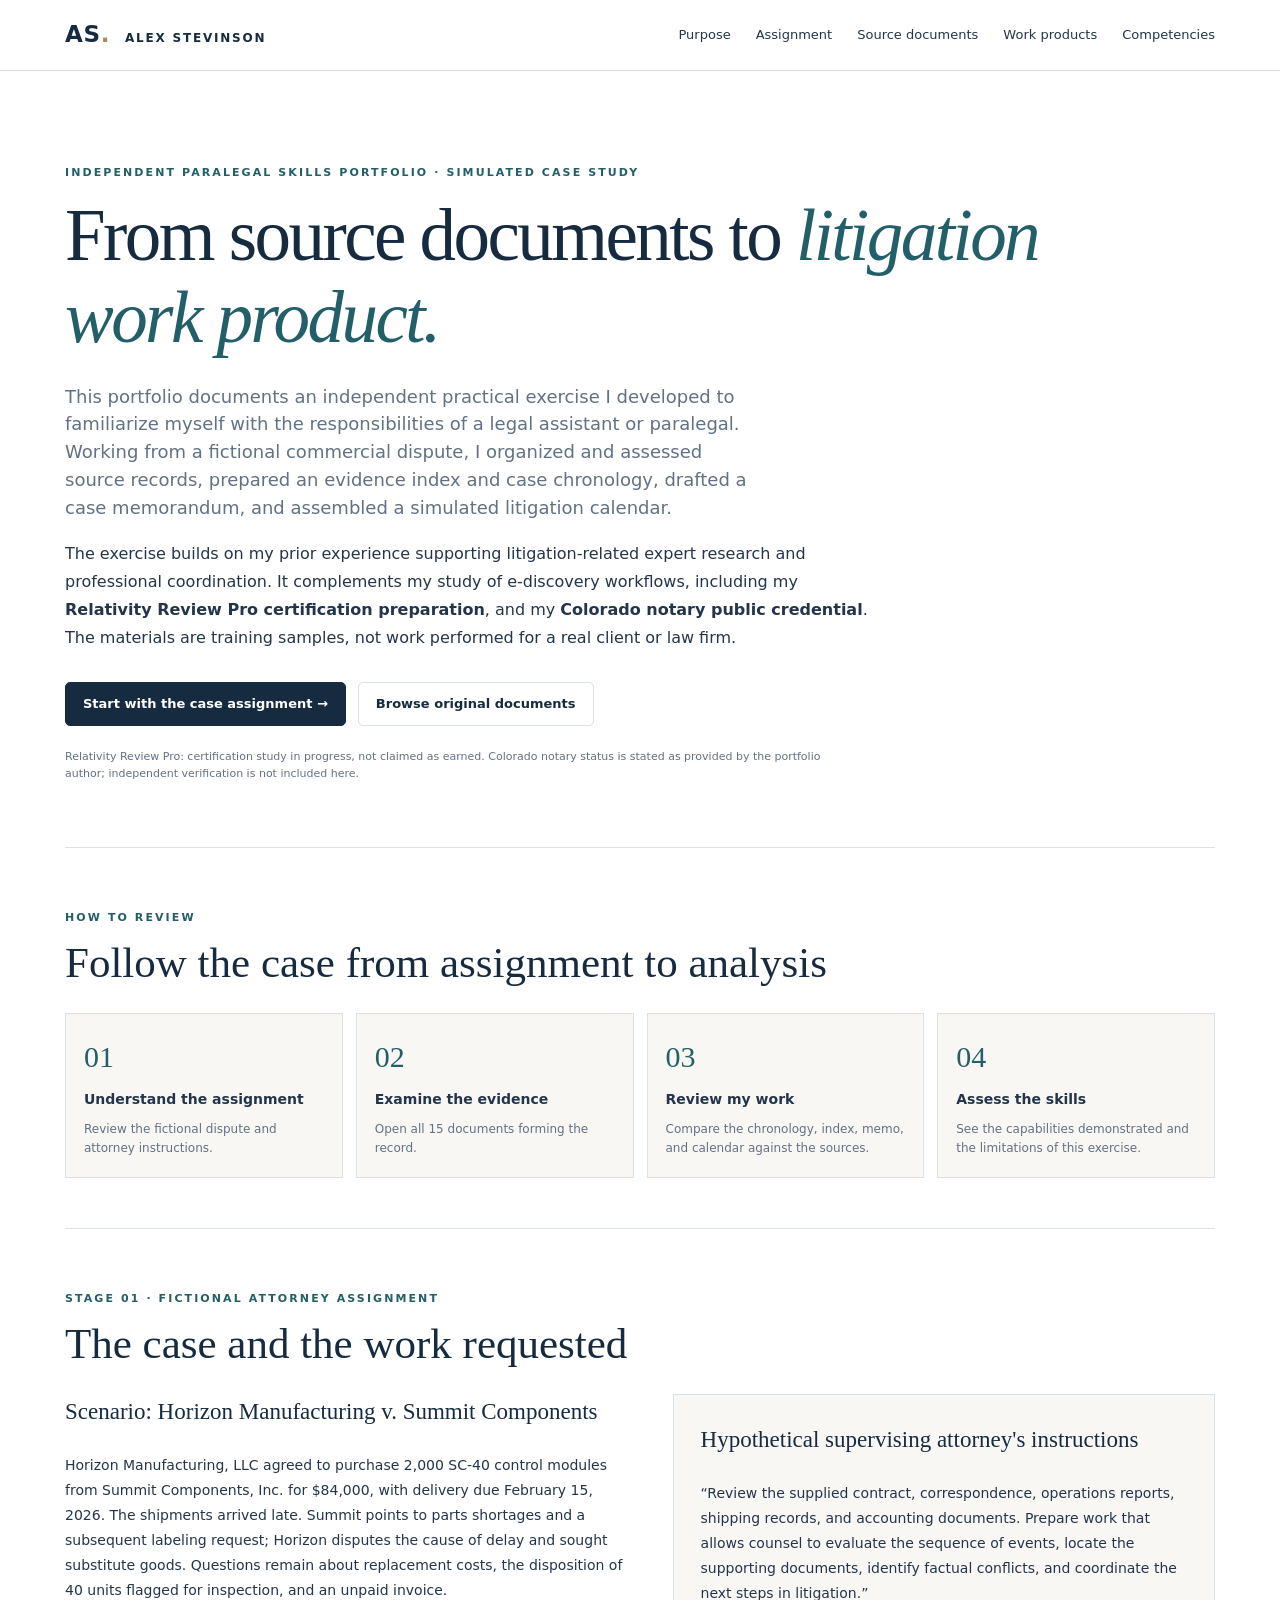
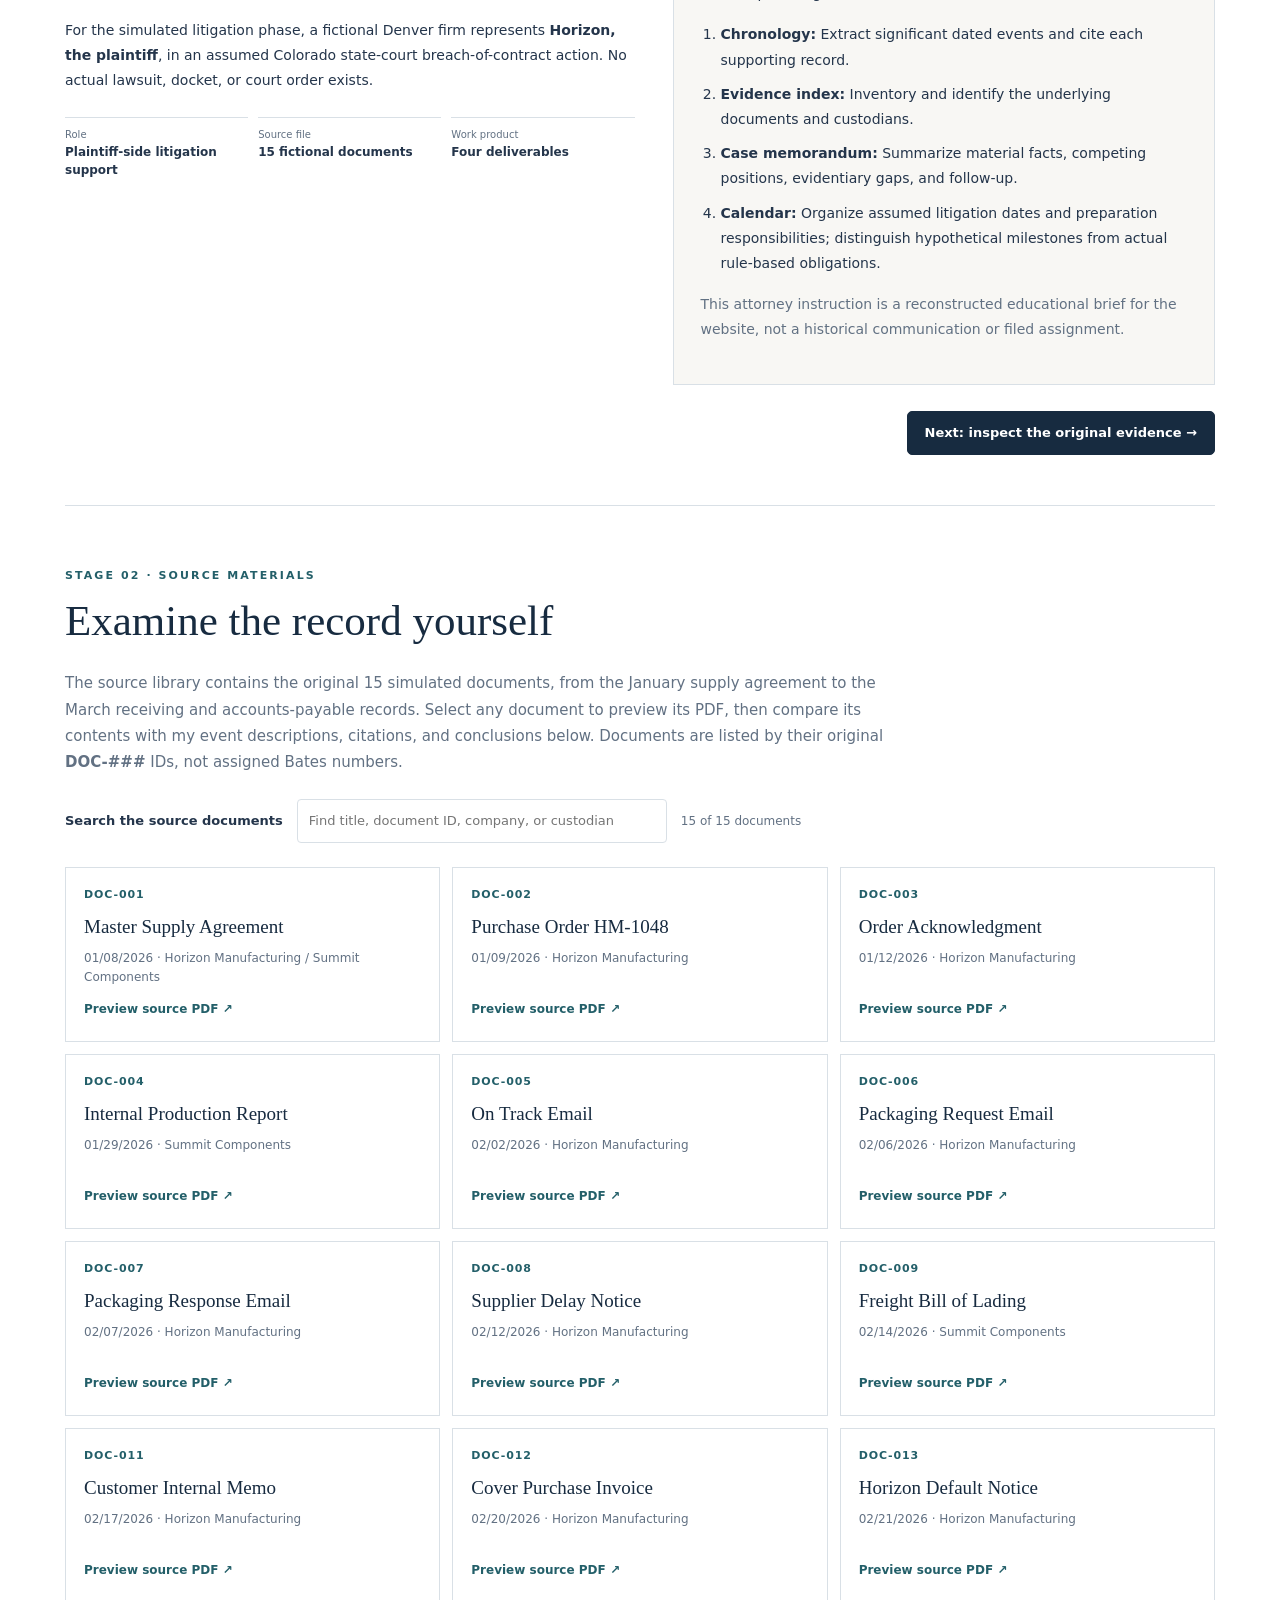
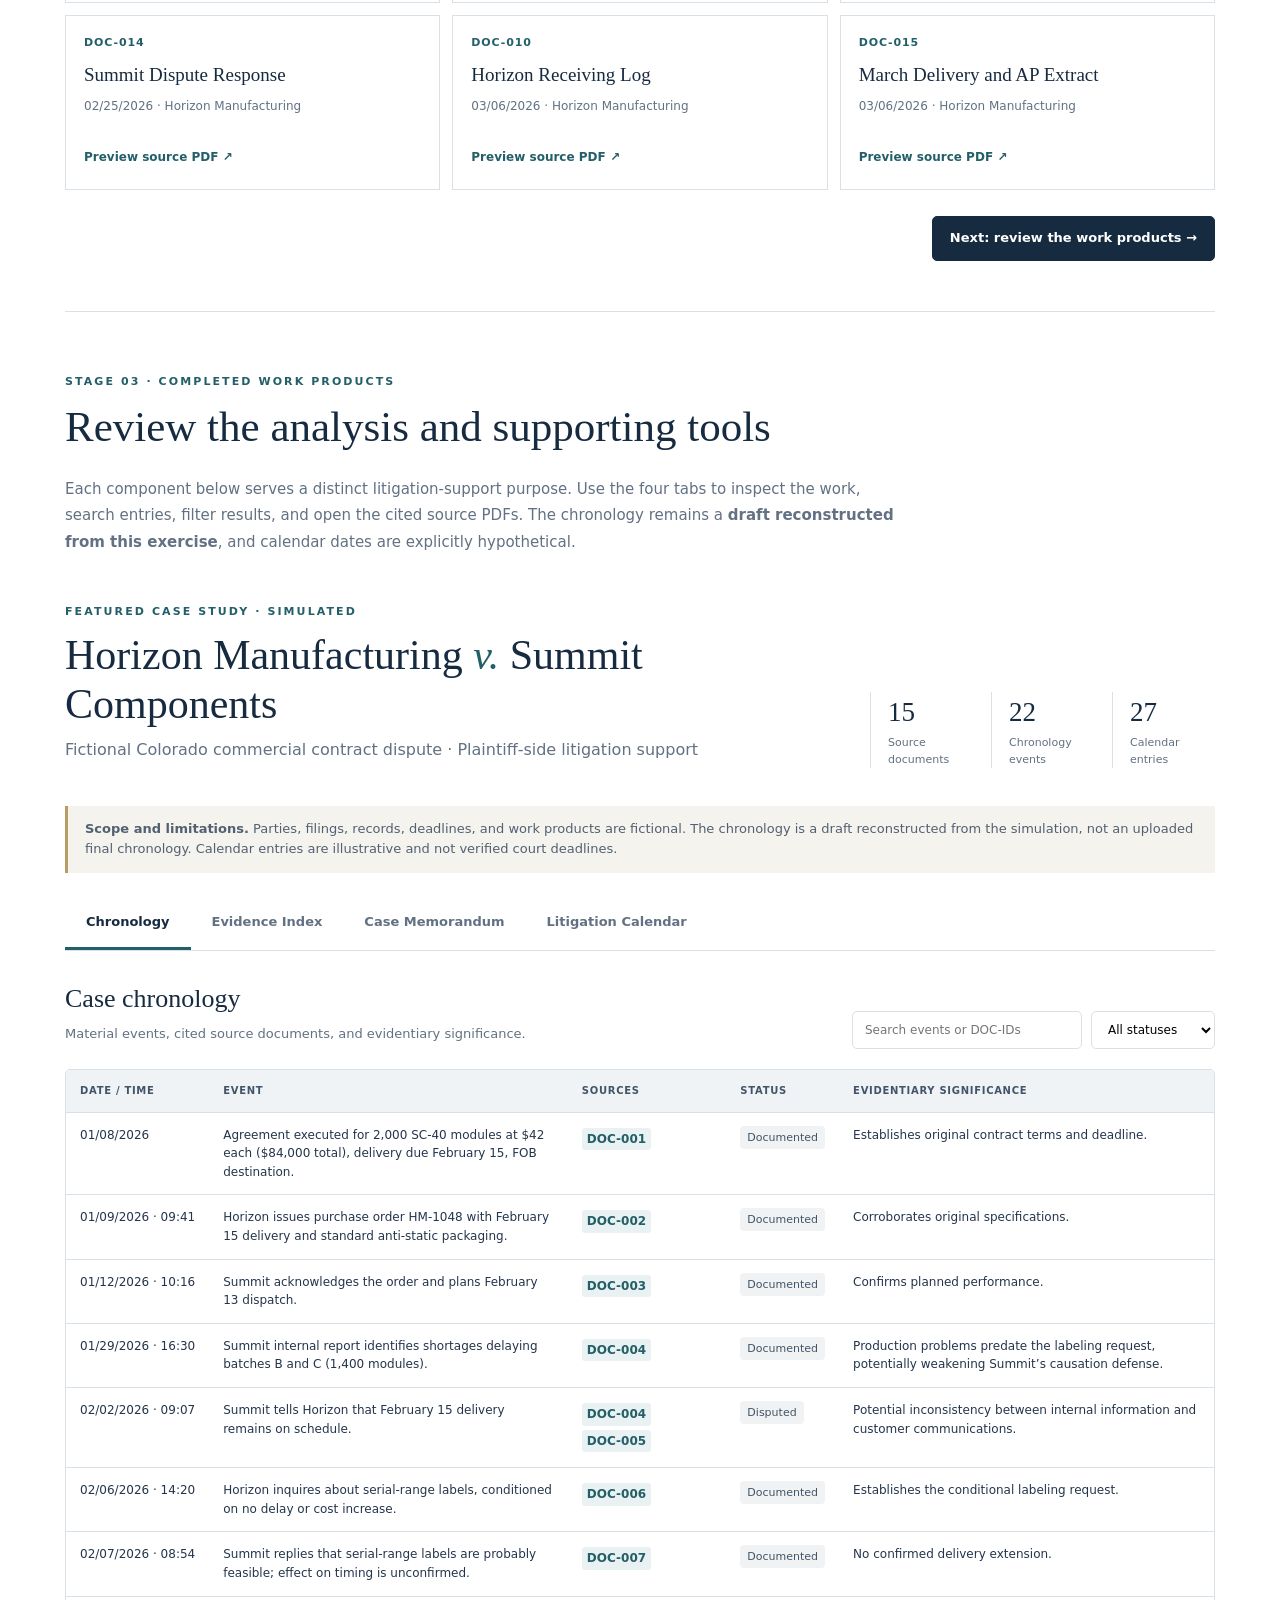
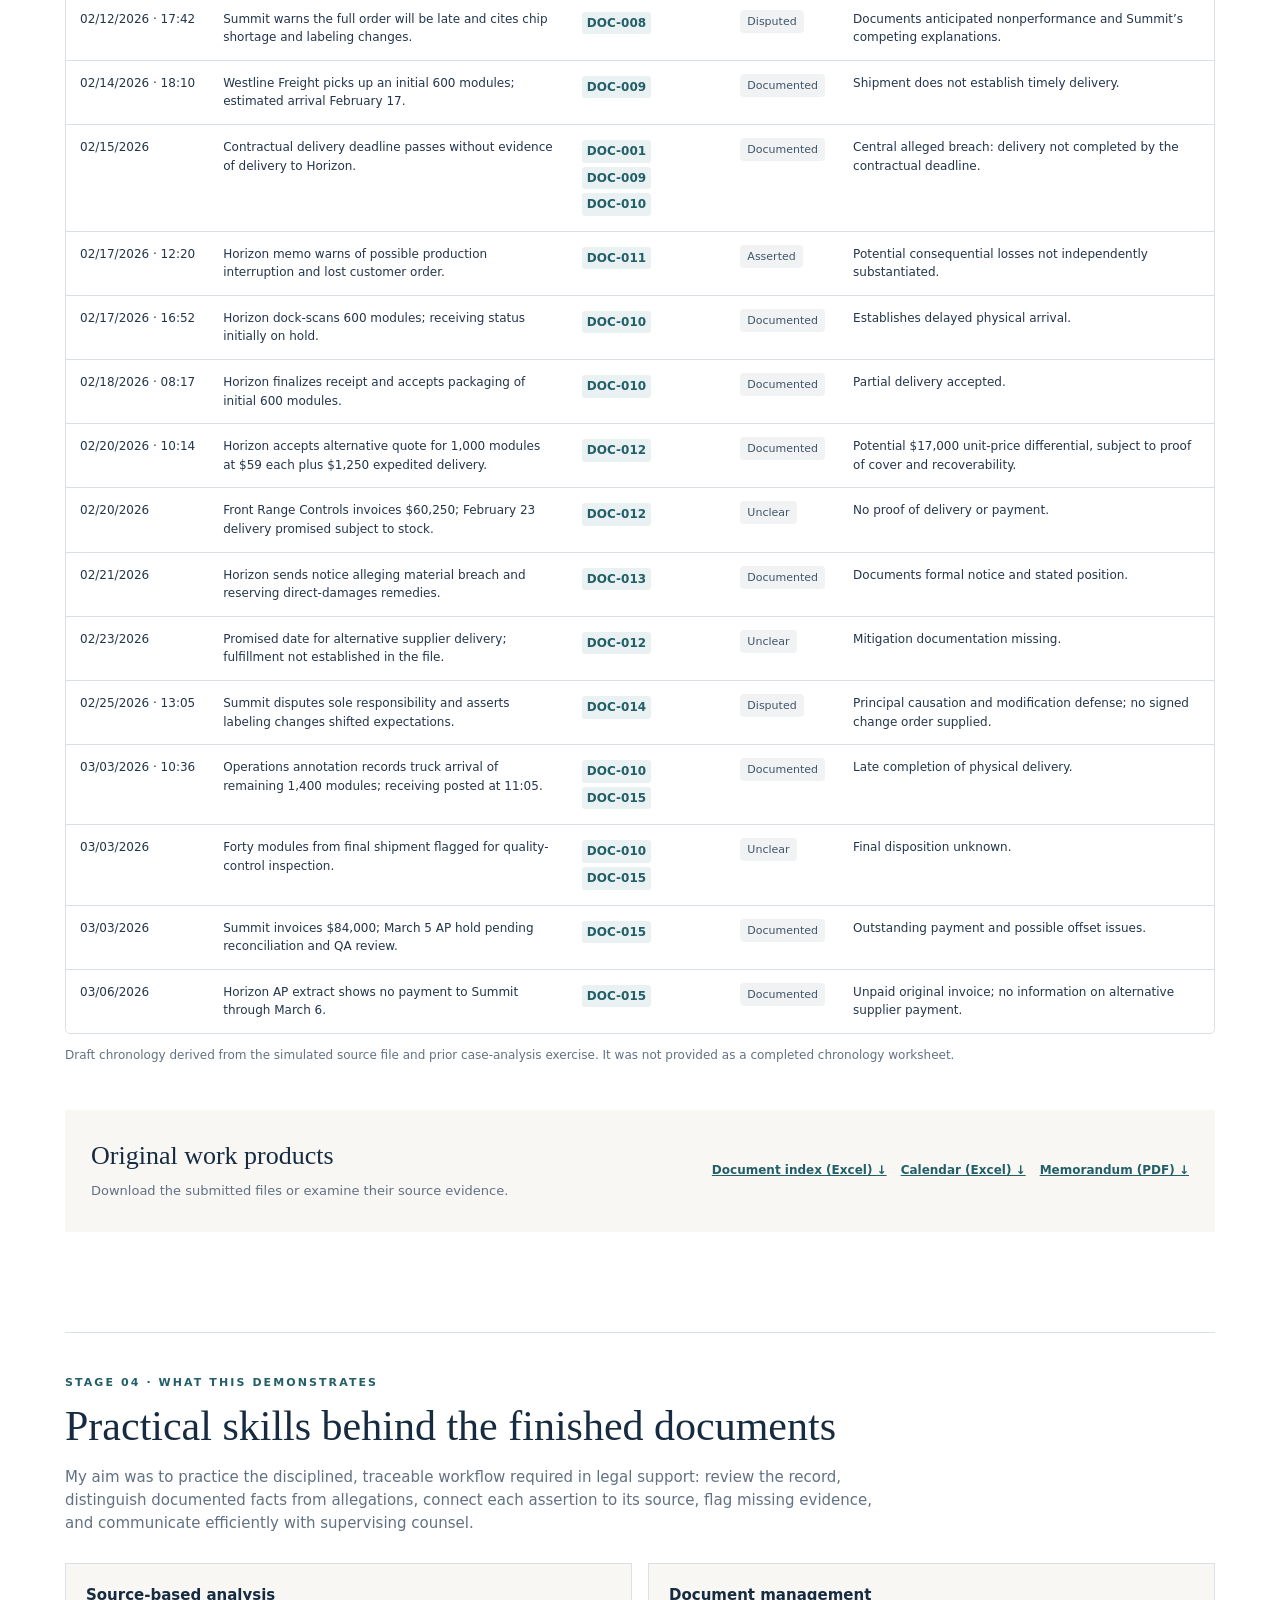
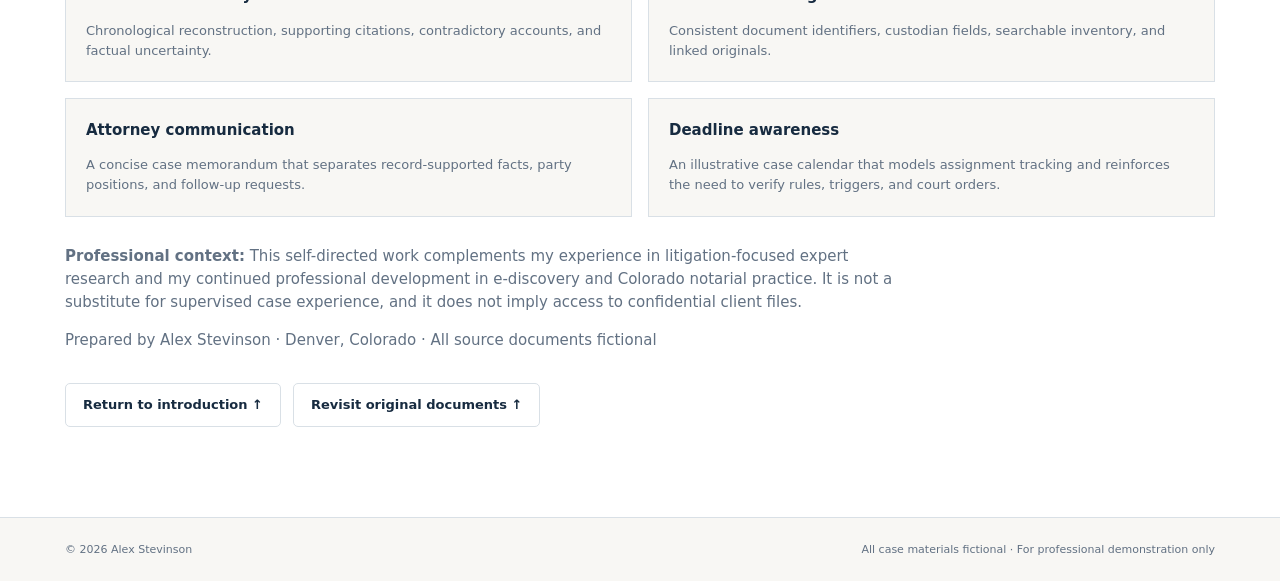
<file: index.html>
<!doctype html><html lang="en"><head><meta charset="utf-8"><meta name="viewport" content="width=device-width, initial-scale=1"><meta name="description" content="Alex Stevinson's simulated commercial litigation work-product portfolio: evidence index, chronology, case memorandum, and deadline calendar."><title>Legal Work Portfolio | Alex Stevinson</title><link rel="stylesheet" href="style.css"></head><body>
<header class="topbar"><div class="wrap headerline"><a class="identity" href="#home">AS<span>.</span> <span class="identity-name">ALEX STEVINSON</span></a><nav aria-label="Primary navigation"><a href="#home">Purpose</a><a href="#assignment">Assignment</a><a href="#source-library">Source documents</a><a href="#work-products">Work products</a><a href="#about">Competencies</a></nav></div></header>
<main class="wrap" id="home"><section class="hero"><p class="eyebrow">INDEPENDENT PARALEGAL SKILLS PORTFOLIO · SIMULATED CASE STUDY</p><h1>From source documents to <em>litigation work product.</em></h1><p class="intro">This portfolio documents an independent practical exercise I developed to familiarize myself with the responsibilities of a legal assistant or paralegal. Working from a fictional commercial dispute, I organized and assessed source records, prepared an evidence index and case chronology, drafted a case memorandum, and assembled a simulated litigation calendar.</p><p class="intro-secondary">The exercise builds on my prior experience supporting litigation-related expert research and professional coordination. It complements my study of e-discovery workflows, including my <strong>Relativity Review Pro certification preparation</strong>, and my <strong>Colorado notary public credential</strong>. The materials are training samples, not work performed for a real client or law firm.</p><div class="hero-actions"><a class="btn primary" href="#assignment">Start with the case assignment →</a><a class="btn" href="#source-library">Browse original documents</a></div><div class="credential-note">Relativity Review Pro: certification study in progress, not claimed as earned. Colorado notary status is stated as provided by the portfolio author; independent verification is not included here.</div></section>
<section class="journey" aria-label="How to review this portfolio"><p class="eyebrow">HOW TO REVIEW</p><h2>Follow the case from assignment to analysis</h2><div class="journey-grid"><a href="#assignment"><b>01</b><strong>Understand the assignment</strong><span>Review the fictional dispute and attorney instructions.</span></a><a href="#source-library"><b>02</b><strong>Examine the evidence</strong><span>Open all 15 documents forming the record.</span></a><a href="#work-products"><b>03</b><strong>Review my work</strong><span>Compare the chronology, index, memo, and calendar against the sources.</span></a><a href="#about"><b>04</b><strong>Assess the skills</strong><span>See the capabilities demonstrated and the limitations of this exercise.</span></a></div></section>
<section class="assignment" id="assignment"><p class="eyebrow">STAGE 01 · FICTIONAL ATTORNEY ASSIGNMENT</p><h2>The case and the work requested</h2><div class="assignment-columns"><div><h3>Scenario: Horizon Manufacturing v. Summit Components</h3><p>Horizon Manufacturing, LLC agreed to purchase 2,000 SC-40 control modules from Summit Components, Inc. for $84,000, with delivery due February 15, 2026. The shipments arrived late. Summit points to parts shortages and a subsequent labeling request; Horizon disputes the cause of delay and sought substitute goods. Questions remain about replacement costs, the disposition of 40 units flagged for inspection, and an unpaid invoice.</p><p>For the simulated litigation phase, a fictional Denver firm represents <strong>Horizon, the plaintiff</strong>, in an assumed Colorado state-court breach-of-contract action. No actual lawsuit, docket, or court order exists.</p><div class="scenario-facts"><span><small>Role</small><b>Plaintiff-side litigation support</b></span><span><small>Source file</small><b>15 fictional documents</b></span><span><small>Work product</small><b>Four deliverables</b></span></div></div><div class="assignment-card"><h3>Hypothetical supervising attorney's instructions</h3><p>“Review the supplied contract, correspondence, operations reports, shipping records, and accounting documents. Prepare work that allows counsel to evaluate the sequence of events, locate the supporting documents, identify factual conflicts, and coordinate the next steps in litigation.”</p><ol><li><strong>Chronology:</strong> Extract significant dated events and cite each supporting record.</li><li><strong>Evidence index:</strong> Inventory and identify the underlying documents and custodians.</li><li><strong>Case memorandum:</strong> Summarize material facts, competing positions, evidentiary gaps, and follow-up.</li><li><strong>Calendar:</strong> Organize assumed litigation dates and preparation responsibilities; distinguish hypothetical milestones from actual rule-based obligations.</li></ol><p class="note">This attorney instruction is a reconstructed educational brief for the website, not a historical communication or filed assignment.</p></div></div><div class="stage-next"><a class="btn primary" href="#source-library">Next: inspect the original evidence →</a></div></section>
<section class="source-library" id="source-library"><p class="eyebrow">STAGE 02 · SOURCE MATERIALS</p><h2>Examine the record yourself</h2><p class="section-intro">The source library contains the original 15 simulated documents, from the January supply agreement to the March receiving and accounts-payable records. Select any document to preview its PDF, then compare its contents with my event descriptions, citations, and conclusions below. Documents are listed by their original <strong>DOC-###</strong> IDs, not assigned Bates numbers.</p><div class="library-tools"><label for="library-search">Search the source documents</label><input id="library-search" type="search" placeholder="Find title, document ID, company, or custodian"><span id="library-count" aria-live="polite"></span></div><div id="source-grid" class="source-grid" aria-live="polite"></div><div class="stage-next"><a class="btn primary" href="#work-products">Next: review the work products →</a></div></section>
<section id="work-products" class="work-intro"><p class="eyebrow">STAGE 03 · COMPLETED WORK PRODUCTS</p><h2>Review the analysis and supporting tools</h2><p class="section-intro">Each component below serves a distinct litigation-support purpose. Use the four tabs to inspect the work, search entries, filter results, and open the cited source PDFs. The chronology remains a <strong>draft reconstructed from this exercise</strong>, and calendar dates are explicitly hypothetical.</p></section>
<section id="case" class="case-section"><div class="case-head"><div><p class="eyebrow">FEATURED CASE STUDY · SIMULATED</p><h2>Horizon Manufacturing <span class="subtle">v.</span> Summit Components</h2><p class="sub">Fictional Colorado commercial contract dispute · Plaintiff-side litigation support</p></div><div class="case-stats"><span><b>15</b><small>Source documents</small></span><span><b>22</b><small>Chronology events</small></span><span><b>27</b><small>Calendar entries</small></span></div></div>
<div class="notice"><strong>Scope and limitations.</strong> Parties, filings, records, deadlines, and work products are fictional. The chronology is a draft reconstructed from the simulation, not an uploaded final chronology. Calendar entries are illustrative and not verified court deadlines.</div>
<div class="tabs" role="tablist" aria-label="Case work products"><button class="tab active" data-tab="chronology" role="tab" aria-selected="true">Chronology</button><button class="tab" data-tab="evidence" role="tab" aria-selected="false">Evidence Index</button><button class="tab" data-tab="memo" role="tab" aria-selected="false">Case Memorandum</button><button class="tab" data-tab="calendar" role="tab" aria-selected="false">Litigation Calendar</button></div>
<section id="chronology" class="panel active" role="tabpanel"><div class="panel-top"><div><h3>Case chronology</h3><p>Material events, cited source documents, and evidentiary significance.</p></div><div class="tools"><input id="chron-search" type="search" placeholder="Search events or DOC-IDs" aria-label="Search chronology"><select id="status" aria-label="Filter factual status"><option value="">All statuses</option></select></div></div><div class="table-wrap"><table><thead><tr><th>Date / Time</th><th>Event</th><th>Sources</th><th>Status</th><th>Evidentiary significance</th></tr></thead><tbody id="chron-body"></tbody></table></div><p class="note">Draft chronology derived from the simulated source file and prior case-analysis exercise. It was not provided as a completed chronology worksheet.</p></section>
<section id="evidence" class="panel" role="tabpanel" hidden><div class="panel-top"><div><h3>Evidence index</h3><p>Document-level inventory using the uploaded workbook's title, date, and custodian fields.</p></div><div class="tools"><input id="evidence-search" type="search" placeholder="Search titles, IDs, custodians" aria-label="Search evidence index"><select id="company" aria-label="Filter custodian company"><option value="">All companies</option></select></div></div><div class="table-wrap"><table><thead><tr><th>Document ID</th><th>Date</th><th>Document title</th><th>Custodian individual</th><th>Custodian company</th><th>Source PDF</th></tr></thead><tbody id="evidence-body"></tbody></table></div><p class="note">Custodians are provisional values from the uploaded spreadsheet; verify them before presenting this as a formal production index.</p></section>
<section id="memo" class="panel" role="tabpanel" hidden><div class="panel-top"><div><h3>Case memorandum</h3><p>Preliminary case summary and evidentiary assessment, reproduced from the uploaded Word document.</p></div><div class="tools"><a class="btn small" href="work-products/case-memorandum.pdf" target="_blank" rel="noopener">View PDF ↗</a><a class="btn small" href="work-products/case-memorandum.docx" download>Download Word ↓</a></div></div><article class="memo" id="memo-text"><p>Loading memorandum…</p></article></section>
<section id="calendar" class="panel" role="tabpanel" hidden><div class="panel-top"><div><h3>Litigation calendar</h3><p>Illustrative schedule of case filings, discovery, hearings, and internal activities.</p></div><div class="tools"><input id="calendar-search" type="search" placeholder="Search calendar" aria-label="Search calendar"><select id="calendar-type" aria-label="Filter deadline type"><option value="">All event types</option></select></div></div><div class="table-wrap"><table><thead><tr><th>Date</th><th>Calendar event / deliverable</th><th>Deadline type</th><th>Responsible party</th><th>Basis</th></tr></thead><tbody id="calendar-body"></tbody></table></div><p class="note">All dates are simulated. Some originally proposed rule-derived deadlines require independent validation; do not use these calculations for any real case.</p></section>
<div class="downloads"><div><h3>Original work products</h3><p>Download the submitted files or examine their source evidence.</p></div><div class="download-links"><a href="work-products/original-document-index.xlsx" download>Document index (Excel) ↓</a><a href="work-products/original-litigation-calendar.xlsx" download>Calendar (Excel) ↓</a><a href="work-products/case-memorandum.pdf" download>Memorandum (PDF) ↓</a></div></div>
</section>
<section id="about" class="about"><p class="eyebrow">STAGE 04 · WHAT THIS DEMONSTRATES</p><h2>Practical skills behind the finished documents</h2><p>My aim was to practice the disciplined, traceable workflow required in legal support: review the record, distinguish documented facts from allegations, connect each assertion to its source, flag missing evidence, and communicate efficiently with supervising counsel.</p><div class="competency-grid"><div><h3>Source-based analysis</h3><p>Chronological reconstruction, supporting citations, contradictory accounts, and factual uncertainty.</p></div><div><h3>Document management</h3><p>Consistent document identifiers, custodian fields, searchable inventory, and linked originals.</p></div><div><h3>Attorney communication</h3><p>A concise case memorandum that separates record-supported facts, party positions, and follow-up requests.</p></div><div><h3>Deadline awareness</h3><p>An illustrative case calendar that models assignment tracking and reinforces the need to verify rules, triggers, and court orders.</p></div></div><p><strong>Professional context:</strong> This self-directed work complements my experience in litigation-focused expert research and my continued professional development in e-discovery and Colorado notarial practice. It is not a substitute for supervised case experience, and it does not imply access to confidential client files.</p><p class="muted">Prepared by Alex Stevinson · Denver, Colorado · All source documents fictional</p><div class="hero-actions"><a href="#home" class="btn">Return to introduction ↑</a><a href="#source-library" class="btn">Revisit original documents ↑</a></div></section></main>
<footer><div class="wrap foot"><span>© 2026 Alex Stevinson</span><span>All case materials fictional · For professional demonstration only</span></div></footer>
<div class="modal" id="doc-modal" role="dialog" aria-modal="true" aria-label="Evidence document preview" hidden><div class="modal-panel"><div class="modal-head"><div><strong id="modal-title">Document</strong><small id="modal-subtitle"></small></div><div class="modal-actions"><a id="modal-open" target="_blank" rel="noopener" href="#">Open PDF ↗</a><button id="modal-close" aria-label="Close document viewer">✕</button></div></div><iframe id="pdf-frame" title="Source document PDF"></iframe><div id="pdf-fallback">If the PDF does not render on your device, select “Open PDF.”</div></div></div>
<script src="script.js" defer></script></body></html>
</file>
<file: style.css>
:root{--navy:#172b40;--ink:#24354b;--teal:#235f69;--muted:#627183;--border:#d9e0e6;--cream:#f8f7f4;--white:#fff;--soft:#eef2f4}*{box-sizing:border-box}html{scroll-behavior:smooth}body{margin:0;background:#fff;color:var(--ink);font-family:system-ui,-apple-system,BlinkMacSystemFont,"Segoe UI",sans-serif;line-height:1.55}a{color:var(--teal)}button,input,select{font:inherit}.wrap{max-width:1210px;padding:0 30px;margin:auto}.topbar{border-bottom:1px solid var(--border);position:sticky;top:0;z-index:20;background:rgba(255,255,255,.97)}.headerline{display:flex;justify-content:space-between;align-items:center;min-height:70px;gap:15px}.identity{font-weight:750;text-decoration:none;color:var(--navy);font-size:23px;letter-spacing:.03em}.identity>span:first-child{color:#a88a58}.identity-name{font-size:12px;letter-spacing:.15em;margin-left:6px}.topbar nav{display:flex;gap:25px}.topbar nav a{font-size:13px;text-decoration:none;color:var(--ink)}.topbar nav a:hover{color:var(--teal)}.hero{padding:82px 0 88px;max-width:800px}.eyebrow{font-size:11px;letter-spacing:.19em;color:var(--teal);font-weight:780;text-transform:uppercase}.hero h1{font-family:Georgia,serif;font-size:clamp(38px,6vw,73px);line-height:1.12;letter-spacing:-.035em;color:var(--navy);margin:14px 0 24px;font-weight:500}.hero em{font-weight:400;color:var(--teal)}.intro{font-size:18px;max-width:700px;color:var(--muted)}.hero-actions{display:flex;gap:12px;flex-wrap:wrap;margin-top:30px}.btn{padding:11px 17px;border:1px solid var(--border);border-radius:5px;display:inline-flex;align-items:center;justify-content:center;text-decoration:none;color:var(--navy);background:white;font-size:13px;font-weight:650;white-space:nowrap}.btn.primary{color:white;background:var(--navy);border-color:var(--navy)}.btn:hover{border-color:var(--teal)}.btn.small{padding:8px 12px}.case-section{scroll-margin-top:90px}.case-head{display:flex;justify-content:space-between;gap:24px;align-items:end;border-top:1px solid var(--border);padding:44px 0 26px}.case-head h2,.about h2{font-family:Georgia,serif;font-size:clamp(28px,3.4vw,42px);font-weight:500;color:var(--navy);line-height:1.16;margin:10px 0}.subtle{font-style:italic;color:var(--teal)}.sub{color:var(--muted);margin:5px 0}.case-stats{display:flex;gap:18px;flex-shrink:0}.case-stats span{display:flex;flex-direction:column;border-left:1px solid var(--border);padding-left:17px}.case-stats b{font-family:Georgia,serif;color:var(--navy);font-size:27px;font-weight:500}.case-stats small{font-size:11px;color:var(--muted);max-width:85px}.notice{background:#f4f3ee;border-left:3px solid #b89d64;padding:13px 17px;font-size:13px;margin:12px 0 24px;color:#526071}.tabs{display:flex;gap:0;border-bottom:1px solid var(--border);overflow-x:auto}.tab{appearance:none;border:0;background:none;padding:15px 21px;cursor:pointer;color:var(--muted);font-size:13px;font-weight:650;border-bottom:3px solid transparent;white-space:nowrap}.tab.active,.tab:hover{border-bottom-color:var(--teal);color:var(--navy)}.panel{padding:28px 0}.panel[hidden]{display:none}.panel-top{display:flex;justify-content:space-between;gap:20px;align-items:end;margin-bottom:20px}.panel-top h3,.downloads h3{font-family:Georgia,serif;font-size:26px;color:var(--navy);font-weight:500;margin:0}.panel-top p,.downloads p{color:var(--muted);font-size:13px;margin:5px 0}.tools{display:flex;gap:9px;align-items:center;flex-wrap:wrap}.tools input,.tools select{border:1px solid var(--border);border-radius:5px;padding:9px 12px;font-size:12px;background:#fff;min-height:38px}.tools input{width:230px}.table-wrap{overflow-x:auto;border:1px solid var(--border);border-radius:5px}table{width:100%;border-collapse:collapse;min-width:840px}th,td{padding:13px 14px;text-align:left;vertical-align:top;font-size:12px;border-bottom:1px solid var(--border)}thead th{background:#f0f3f5;color:#42546a;font-size:10px;text-transform:uppercase;letter-spacing:.07em;white-space:nowrap}tbody tr:hover{background:#fafbfc}tbody tr:last-child td{border-bottom:0}td:first-child{white-space:nowrap}td .doc-link{white-space:nowrap;display:inline-block;padding:2px 5px;margin:2px 4px 2px 0;background:#eaf1f2;border-radius:3px;text-decoration:none;font-weight:700;color:var(--teal)}.tag{display:inline-block;background:#f0f2f4;color:#405568;padding:3px 7px;border-radius:4px;font-size:11px}.note,.muted{font-size:12px;color:var(--muted)}.memo{border:1px solid var(--border);border-radius:5px;padding:34px 45px;max-width:900px;font-family:Georgia,serif;background:#fff;box-shadow:0 3px 15px #182e4007}.memo p,.memo h3{font-size:14px;line-height:1.65}.memo h3{font-family:Georgia,serif;font-size:17px;margin:24px 0 6px;color:var(--navy)}.memo a{font-family:system-ui,sans-serif;font-size:12px}.memo-table{min-width:0}.downloads{display:flex;gap:20px;justify-content:space-between;align-items:center;background:var(--cream);padding:26px;margin-top:5px;flex-wrap:wrap}.download-links{display:flex;gap:14px;flex-wrap:wrap}.download-links a{font-size:12px;font-weight:650}.about{margin:100px 0 90px;padding-top:30px;border-top:1px solid var(--border);max-width:770px;scroll-margin-top:90px}.about p:not(.eyebrow){color:var(--muted);font-size:15px}footer{border-top:1px solid var(--border);padding:23px 0;background:var(--cream)}.foot{display:flex;justify-content:space-between;gap:16px;flex-wrap:wrap;font-size:11px;color:var(--muted)}.modal{position:fixed;inset:0;background:#102238c9;z-index:50;display:flex;justify-content:center;align-items:center;padding:20px}.modal[hidden]{display:none}.modal-panel{background:white;width:min(1020px,100%);height:min(92vh,850px);border-radius:7px;display:flex;flex-direction:column;overflow:hidden}.modal-head{display:flex;justify-content:space-between;gap:10px;align-items:center;padding:14px 20px;border-bottom:1px solid var(--border)}.modal-head small{display:block;color:var(--muted)}.modal-actions{display:flex;align-items:center;gap:16px;font-size:13px}.modal-actions button{border:0;background:transparent;font-size:22px;cursor:pointer}#pdf-frame{width:100%;border:0;flex:1}#pdf-fallback{text-align:center;font-size:11px;color:var(--muted);padding:5px}@media(max-width:800px){.wrap{padding:0 16px}.hero{padding:55px 0}.case-head,.panel-top{display:block}.case-stats{margin:18px 0}.tools{margin-top:15px}.tools input{width:100%}.memo{padding:17px}.topbar nav{gap:10px}.identity-name{display:none}.tabs .tab{padding:12px}.modal{padding:6px}}

/* Guided reviewer journey */
.hero{max-width:980px;padding-bottom:65px}.intro-secondary{font-size:16px;color:var(--ink);max-width:810px;line-height:1.75}.credential-note{margin-top:22px;color:var(--muted);font-size:11px;max-width:770px}.journey,.assignment,.source-library,.work-intro{scroll-margin-top:100px;padding:50px 0;border-top:1px solid var(--border)}.journey h2,.assignment h2,.source-library h2,.work-intro h2{font-family:Georgia,serif;font-size:clamp(29px,3.5vw,43px);font-weight:500;line-height:1.2;color:var(--navy);margin:10px 0 24px}.section-intro{color:var(--muted);max-width:850px;font-size:15px;line-height:1.75}.journey-grid{display:grid;grid-template-columns:repeat(4,1fr);gap:13px}.journey-grid a{border:1px solid var(--border);padding:20px 18px;text-decoration:none;color:var(--ink);display:flex;flex-direction:column;gap:9px;background:var(--cream);min-height:155px}.journey-grid a b{font-family:Georgia,serif;font-size:30px;color:var(--teal);font-weight:500}.journey-grid a strong{font-size:14px}.journey-grid a span{font-size:12px;color:var(--muted)}.journey-grid a:hover,.source-card:hover{border-color:var(--teal)}.assignment-columns{display:grid;grid-template-columns:1.05fr 1fr;gap:38px;align-items:start}.assignment-columns h3{font-family:Georgia,serif;color:var(--navy);font-size:23px;font-weight:500;margin-top:0}.assignment-columns p,.assignment-columns li{font-size:14px;line-height:1.8}.assignment-card{border:1px solid var(--border);background:var(--cream);padding:27px}.assignment-card ol{padding-left:20px}.assignment-card li{margin-bottom:9px}.scenario-facts{display:grid;grid-template-columns:repeat(3,1fr);gap:10px;margin-top:24px}.scenario-facts span{border-top:1px solid var(--border);display:flex;flex-direction:column;padding-top:9px}.scenario-facts small{font-size:10px;color:var(--muted)}.scenario-facts b{font-size:12px}.stage-next{display:flex;justify-content:flex-end;margin-top:26px}.library-tools{display:flex;flex-wrap:wrap;align-items:center;gap:14px;margin:24px 0}.library-tools label{font-size:13px;font-weight:700}.library-tools input{border:1px solid var(--border);border-radius:4px;min-width:min(370px,100%);padding:11px;font-size:13px}.library-tools span{font-size:12px;color:var(--muted)}.source-grid{display:grid;grid-template-columns:repeat(3,1fr);gap:12px}.source-card{border:1px solid var(--border);padding:18px;display:flex;flex-direction:column;gap:8px;min-height:175px}.source-id{font-size:11px;font-weight:800;color:var(--teal);letter-spacing:.08em}.source-card h3{font-family:Georgia,serif;font-size:19px;color:var(--navy);font-weight:500;margin:0}.source-meta{font-size:12px;color:var(--muted);margin:0}.source-open{cursor:pointer;border:0;background:none;text-align:left;font-weight:700;font-size:12px;padding:5px 0;color:var(--teal);margin-top:auto}.work-intro{padding-bottom:10px}.case-head{border-top:0;padding-top:12px}.about{max-width:none}.about>p{max-width:830px}.competency-grid{display:grid;grid-template-columns:repeat(2,1fr);gap:16px;margin:28px 0}.competency-grid>div{padding:20px;border:1px solid var(--border);background:var(--cream)}.competency-grid h3{font-size:15px;color:var(--navy);margin:0}.competency-grid p{font-size:13px!important;margin-bottom:0}button:focus-visible,a:focus-visible,input:focus-visible{outline:3px solid #a88949;outline-offset:2px}@media(max-width:900px){.journey-grid,.source-grid{grid-template-columns:repeat(2,1fr)}.assignment-columns{grid-template-columns:1fr}.topbar nav{flex-wrap:wrap;gap:10px}}@media(max-width:550px){.journey-grid,.source-grid,.competency-grid{grid-template-columns:1fr}.scenario-facts{grid-template-columns:1fr}.headerline{align-items:flex-start;flex-direction:column;padding:12px 0}.topbar nav a{font-size:11px}.hero{padding-top:42px}}
</file>
